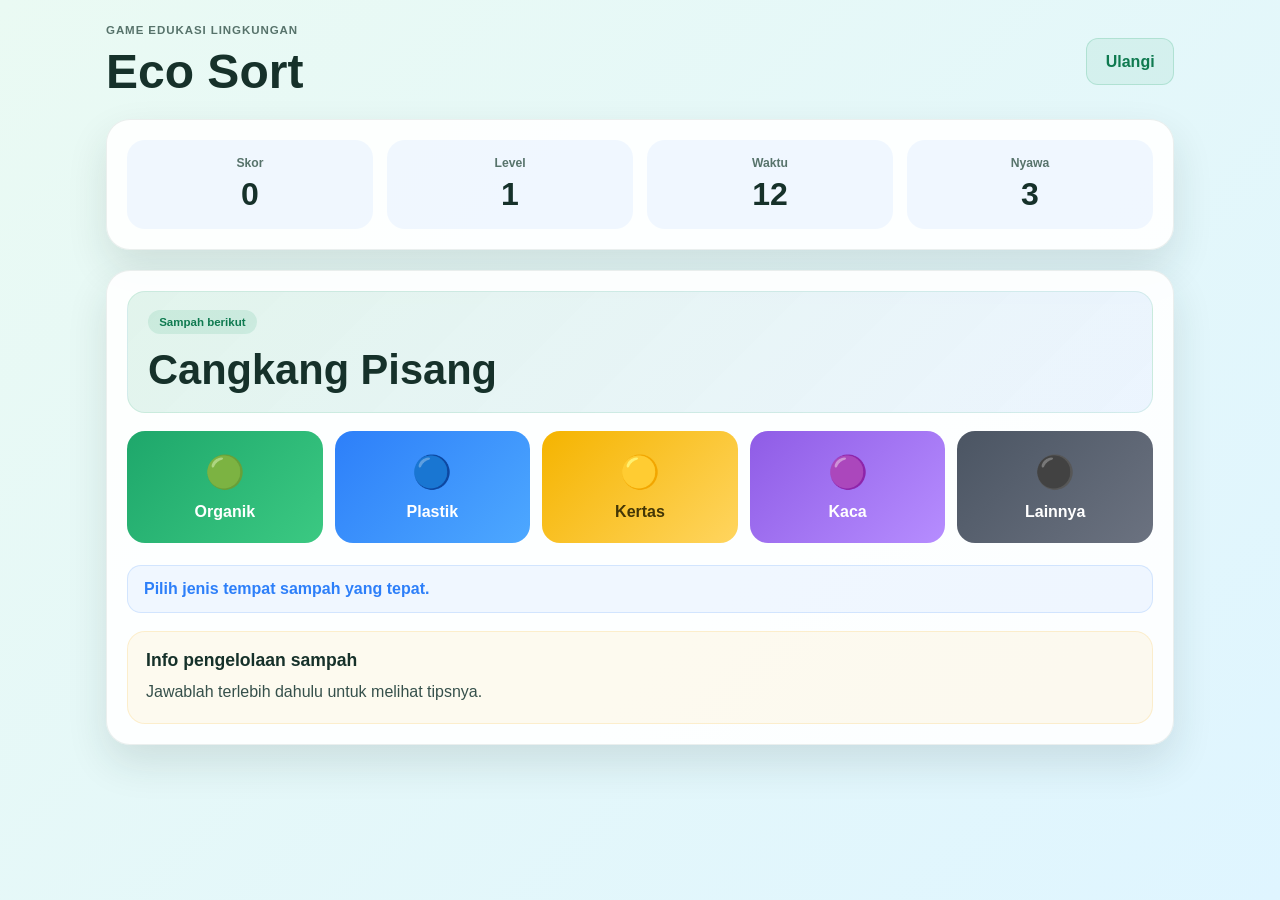
<file: index.html>
<!DOCTYPE html>
<html lang="id">
  <head>
    <meta charset="UTF-8" />
    <meta name="viewport" content="width=device-width, initial-scale=1.0" />
    <title>Eco Sort</title>
    <link rel="stylesheet" href="style.css" />
  </head>
  <body>
    <div class="app-shell">
      <header class="topbar">
        <div>
          <p class="eyebrow">Game Edukasi Lingkungan</p>
          <h1>Eco Sort</h1>
        </div>
        <button id="restartBtn" class="secondary-btn">Ulangi</button>
      </header>

      <main class="game-layout">
        <section class="panel stats-panel">
          <div class="stat-grid">
            <div class="stat-box">
              <span>Skor</span>
              <strong id="scoreValue">0</strong>
            </div>
            <div class="stat-box">
              <span>Level</span>
              <strong id="levelValue">1</strong>
            </div>
            <div class="stat-box">
              <span>Waktu</span>
              <strong id="timeValue">12</strong>
            </div>
            <div class="stat-box">
              <span>Nyawa</span>
              <strong id="livesValue">3</strong>
            </div>
          </div>
        </section>

        <section class="panel game-panel">
          <div class="task-box">
            <span class="tag">Sampah berikut</span>
            <h2 id="wasteName">Cangkang Pisang</h2>
          </div>

          <div class="bins-row">
            <button class="bin-btn" data-bin="organik">
              <span class="bin-icon">🟢</span>
              <span>Organik</span>
            </button>
            <button class="bin-btn" data-bin="plastik">
              <span class="bin-icon">🔵</span>
              <span>Plastik</span>
            </button>
            <button class="bin-btn" data-bin="kertas">
              <span class="bin-icon">🟡</span>
              <span>Kertas</span>
            </button>
            <button class="bin-btn" data-bin="kaca">
              <span class="bin-icon">🟣</span>
              <span>Kaca</span>
            </button>
            <button class="bin-btn" data-bin="lainnya">
              <span class="bin-icon">⚫</span>
              <span>Lainnya</span>
            </button>
          </div>

          <div id="feedback" class="feedback neutral">
            Pilih jenis tempat sampah yang tepat.
          </div>

          <div id="infoBox" class="info-box">
            <h3>Info pengelolaan sampah</h3>
            <p>Jawablah terlebih dahulu untuk melihat tipsnya.</p>
          </div>
        </section>
      </main>
    </div>

    <script src="script.js"></script>
  </body>
</html>
</file>
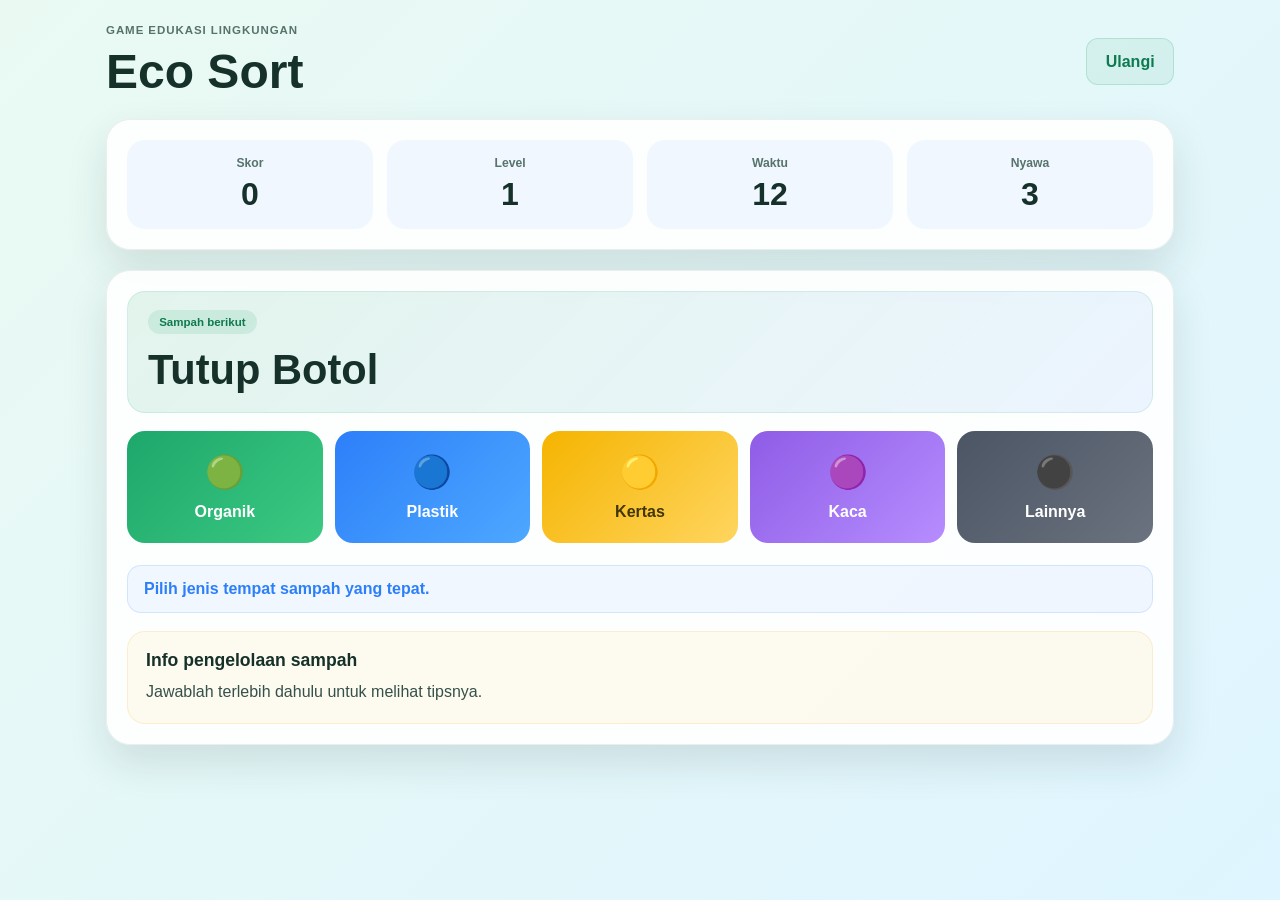
<file: eco-sort/index.html>
<!DOCTYPE html>
<html lang="id">
  <head>
    <meta charset="UTF-8" />
    <meta name="viewport" content="width=device-width, initial-scale=1.0" />
    <title>Eco Sort</title>
    <link rel="stylesheet" href="style.css" />
  </head>
  <body>
    <div class="app-shell">
      <header class="topbar">
        <div>
          <p class="eyebrow">Game Edukasi Lingkungan</p>
          <h1>Eco Sort</h1>
        </div>
        <button id="restartBtn" class="secondary-btn">Ulangi</button>
      </header>

      <main class="game-layout">
        <section class="panel stats-panel">
          <div class="stat-grid">
            <div class="stat-box">
              <span>Skor</span>
              <strong id="scoreValue">0</strong>
            </div>
            <div class="stat-box">
              <span>Level</span>
              <strong id="levelValue">1</strong>
            </div>
            <div class="stat-box">
              <span>Waktu</span>
              <strong id="timeValue">12</strong>
            </div>
            <div class="stat-box">
              <span>Nyawa</span>
              <strong id="livesValue">3</strong>
            </div>
          </div>
        </section>

        <section class="panel game-panel">
          <div class="task-box">
            <span class="tag">Sampah berikut</span>
            <h2 id="wasteName">Cangkang Pisang</h2>
          </div>

          <div class="bins-row">
            <button class="bin-btn" data-bin="organik">
              <span class="bin-icon">🟢</span>
              <span>Organik</span>
            </button>
            <button class="bin-btn" data-bin="plastik">
              <span class="bin-icon">🔵</span>
              <span>Plastik</span>
            </button>
            <button class="bin-btn" data-bin="kertas">
              <span class="bin-icon">🟡</span>
              <span>Kertas</span>
            </button>
            <button class="bin-btn" data-bin="kaca">
              <span class="bin-icon">🟣</span>
              <span>Kaca</span>
            </button>
            <button class="bin-btn" data-bin="lainnya">
              <span class="bin-icon">⚫</span>
              <span>Lainnya</span>
            </button>
          </div>

          <div id="feedback" class="feedback neutral">
            Pilih jenis tempat sampah yang tepat.
          </div>

          <div id="infoBox" class="info-box">
            <h3>Info pengelolaan sampah</h3>
            <p>Jawablah terlebih dahulu untuk melihat tipsnya.</p>
          </div>
        </section>
      </main>
    </div>

    <script src="script.js"></script>
  </body>
</html>
</file>
<file: style.css>
:root {
  --bg1: #eafaf3;
  --bg2: #dff5ff;
  --panel: rgba(255, 255, 255, 0.9);
  --text: #16312a;
  --muted: #57736b;
  --primary: #1ea76b;
  --primary-dark: #0f7a50;
  --secondary: #2d7ff9;
  --warning: #f7b731;
  --danger: #e85d5d;
  --shadow: 0 18px 40px rgba(22, 49, 42, 0.12);
  --border: rgba(22, 49, 42, 0.08);
}

* {
  box-sizing: border-box;
}

body {
  margin: 0;
  min-height: 100vh;
  font-family: Arial, Helvetica, sans-serif;
  background: linear-gradient(135deg, var(--bg1), var(--bg2));
  color: var(--text);
}

button {
  font: inherit;
}

.app-shell {
  max-width: 1100px;
  margin: 0 auto;
  padding: 24px 16px 40px;
}

.topbar {
  display: flex;
  align-items: center;
  justify-content: space-between;
  gap: 14px;
  margin-bottom: 20px;
}

.eyebrow {
  margin: 0 0 8px;
  font-size: 0.72rem;
  font-weight: 700;
  letter-spacing: 0.08em;
  text-transform: uppercase;
  color: var(--muted);
}

h1 {
  margin: 0;
  font-size: clamp(2rem, 5vw, 3rem);
}

.secondary-btn {
  background: rgba(30, 167, 107, 0.08);
  border: 1px solid rgba(30, 167, 107, 0.2);
  color: var(--primary-dark);
  border-radius: 12px;
  padding: 0.85rem 1.15rem;
  font-weight: 700;
  cursor: pointer;
}

.game-layout {
  display: grid;
  gap: 20px;
}

.panel {
  background: var(--panel);
  border: 1px solid var(--border);
  border-radius: 24px;
  box-shadow: var(--shadow);
  padding: 20px;
}

.stat-grid {
  display: grid;
  grid-template-columns: repeat(4, minmax(0, 1fr));
  gap: 14px;
}

.stat-box {
  background: rgba(45, 127, 249, 0.06);
  border-radius: 18px;
  padding: 16px;
  text-align: center;
}

.stat-box span {
  display: block;
  font-size: 0.76rem;
  color: var(--muted);
  margin-bottom: 6px;
  font-weight: 700;
}

.stat-box strong {
  font-size: clamp(1.4rem, 3vw, 2rem);
}

.task-box {
  background: linear-gradient(135deg, rgba(30, 167, 107, 0.12), rgba(45, 127, 249, 0.08));
  border: 1px solid rgba(30, 167, 107, 0.12);
  border-radius: 18px;
  padding: 18px 20px;
  margin-bottom: 18px;
}

.tag {
  display: inline-flex;
  background: rgba(30, 167, 107, 0.12);
  color: var(--primary-dark);
  border-radius: 999px;
  padding: 0.38rem 0.7rem;
  font-size: 0.72rem;
  font-weight: 700;
  margin-bottom: 12px;
}

.task-box h2 {
  margin: 0;
  font-size: clamp(1.7rem, 4vw, 2.6rem);
}

.bins-row {
  display: grid;
  grid-template-columns: repeat(5, minmax(0, 1fr));
  gap: 12px;
}

.bin-btn {
  border: none;
  border-radius: 18px;
  padding: 22px 12px;
  color: white;
  font-weight: 700;
  display: flex;
  flex-direction: column;
  align-items: center;
  gap: 12px;
  cursor: pointer;
  transition: transform 0.15s ease, box-shadow 0.15s ease;
}

.bin-btn[data-bin="organik"] { background: linear-gradient(135deg, #1ea76b, #3bc982); }
.bin-btn[data-bin="plastik"] { background: linear-gradient(135deg, #2d7ff9, #4da8ff); }
.bin-btn[data-bin="kertas"] { background: linear-gradient(135deg, #f5b400, #ffd55f); color: #433606; }
.bin-btn[data-bin="kaca"] { background: linear-gradient(135deg, #8f5ce6, #b68dff); }
.bin-btn[data-bin="lainnya"] { background: linear-gradient(135deg, #4b5563, #6b7280); }

.bin-btn:hover {
  transform: translateY(-2px);
  box-shadow: 0 12px 18px rgba(0,0,0,0.14);
}

.bin-icon {
  font-size: 2rem;
}

.feedback {
  margin-top: 22px;
  padding: 14px 16px;
  border-radius: 14px;
  font-weight: 700;
  border: 1px solid transparent;
}

.feedback.correct {
  background: rgba(30, 167, 107, 0.12);
  border-color: rgba(30, 167, 107, 0.25);
  color: var(--primary-dark);
}

.feedback.wrong {
  background: rgba(232, 93, 93, 0.1);
  border-color: rgba(232, 93, 93, 0.25);
  color: #8b1e1e;
}

.feedback.neutral {
  background: rgba(45, 127, 249, 0.06);
  border-color: rgba(45, 127, 249, 0.15);
  color: var(--secondary);
}

.info-box {
  margin-top: 18px;
  background: rgba(247, 183, 49, 0.08);
  border: 1px solid rgba(247, 183, 49, 0.18);
  border-radius: 18px;
  padding: 18px;
}

.info-box h3 {
  margin: 0 0 8px;
  font-size: 1.1rem;
}

.info-box p {
  margin: 0;
  line-height: 1.6;
  color: #36504b;
}

@media (max-width: 820px) {
  .bins-row {
    grid-template-columns: repeat(2, minmax(0, 1fr));
  }

  .stat-grid {
    grid-template-columns: repeat(2, minmax(0, 1fr));
  }
}

@media (max-width: 480px) {
  .topbar {
    flex-direction: column;
    align-items: flex-start;
  }

  .bins-row,
  .stat-grid {
    grid-template-columns: 1fr;
  }

  .secondary-btn {
    width: 100%;
  }
}
</file>
<file: eco-sort/style.css>
:root {
  --bg1: #eafaf3;
  --bg2: #dff5ff;
  --panel: rgba(255, 255, 255, 0.9);
  --text: #16312a;
  --muted: #57736b;
  --primary: #1ea76b;
  --primary-dark: #0f7a50;
  --secondary: #2d7ff9;
  --warning: #f7b731;
  --danger: #e85d5d;
  --shadow: 0 18px 40px rgba(22, 49, 42, 0.12);
  --border: rgba(22, 49, 42, 0.08);
}

* {
  box-sizing: border-box;
}

body {
  margin: 0;
  min-height: 100vh;
  font-family: Arial, Helvetica, sans-serif;
  background: linear-gradient(135deg, var(--bg1), var(--bg2));
  color: var(--text);
}

button {
  font: inherit;
}

.app-shell {
  max-width: 1100px;
  margin: 0 auto;
  padding: 24px 16px 40px;
}

.topbar {
  display: flex;
  align-items: center;
  justify-content: space-between;
  gap: 14px;
  margin-bottom: 20px;
}

.eyebrow {
  margin: 0 0 8px;
  font-size: 0.72rem;
  font-weight: 700;
  letter-spacing: 0.08em;
  text-transform: uppercase;
  color: var(--muted);
}

h1 {
  margin: 0;
  font-size: clamp(2rem, 5vw, 3rem);
}

.secondary-btn {
  background: rgba(30, 167, 107, 0.08);
  border: 1px solid rgba(30, 167, 107, 0.2);
  color: var(--primary-dark);
  border-radius: 12px;
  padding: 0.85rem 1.15rem;
  font-weight: 700;
  cursor: pointer;
}

.game-layout {
  display: grid;
  gap: 20px;
}

.panel {
  background: var(--panel);
  border: 1px solid var(--border);
  border-radius: 24px;
  box-shadow: var(--shadow);
  padding: 20px;
}

.stat-grid {
  display: grid;
  grid-template-columns: repeat(4, minmax(0, 1fr));
  gap: 14px;
}

.stat-box {
  background: rgba(45, 127, 249, 0.06);
  border-radius: 18px;
  padding: 16px;
  text-align: center;
}

.stat-box span {
  display: block;
  font-size: 0.76rem;
  color: var(--muted);
  margin-bottom: 6px;
  font-weight: 700;
}

.stat-box strong {
  font-size: clamp(1.4rem, 3vw, 2rem);
}

.task-box {
  background: linear-gradient(135deg, rgba(30, 167, 107, 0.12), rgba(45, 127, 249, 0.08));
  border: 1px solid rgba(30, 167, 107, 0.12);
  border-radius: 18px;
  padding: 18px 20px;
  margin-bottom: 18px;
}

.tag {
  display: inline-flex;
  background: rgba(30, 167, 107, 0.12);
  color: var(--primary-dark);
  border-radius: 999px;
  padding: 0.38rem 0.7rem;
  font-size: 0.72rem;
  font-weight: 700;
  margin-bottom: 12px;
}

.task-box h2 {
  margin: 0;
  font-size: clamp(1.7rem, 4vw, 2.6rem);
}

.bins-row {
  display: grid;
  grid-template-columns: repeat(5, minmax(0, 1fr));
  gap: 12px;
}

.bin-btn {
  border: none;
  border-radius: 18px;
  padding: 22px 12px;
  color: white;
  font-weight: 700;
  display: flex;
  flex-direction: column;
  align-items: center;
  gap: 12px;
  cursor: pointer;
  transition: transform 0.15s ease, box-shadow 0.15s ease;
}

.bin-btn[data-bin="organik"] { background: linear-gradient(135deg, #1ea76b, #3bc982); }
.bin-btn[data-bin="plastik"] { background: linear-gradient(135deg, #2d7ff9, #4da8ff); }
.bin-btn[data-bin="kertas"] { background: linear-gradient(135deg, #f5b400, #ffd55f); color: #433606; }
.bin-btn[data-bin="kaca"] { background: linear-gradient(135deg, #8f5ce6, #b68dff); }
.bin-btn[data-bin="lainnya"] { background: linear-gradient(135deg, #4b5563, #6b7280); }

.bin-btn:hover {
  transform: translateY(-2px);
  box-shadow: 0 12px 18px rgba(0,0,0,0.14);
}

.bin-icon {
  font-size: 2rem;
}

.feedback {
  margin-top: 22px;
  padding: 14px 16px;
  border-radius: 14px;
  font-weight: 700;
  border: 1px solid transparent;
}

.feedback.correct {
  background: rgba(30, 167, 107, 0.12);
  border-color: rgba(30, 167, 107, 0.25);
  color: var(--primary-dark);
}

.feedback.wrong {
  background: rgba(232, 93, 93, 0.1);
  border-color: rgba(232, 93, 93, 0.25);
  color: #8b1e1e;
}

.feedback.neutral {
  background: rgba(45, 127, 249, 0.06);
  border-color: rgba(45, 127, 249, 0.15);
  color: var(--secondary);
}

.info-box {
  margin-top: 18px;
  background: rgba(247, 183, 49, 0.08);
  border: 1px solid rgba(247, 183, 49, 0.18);
  border-radius: 18px;
  padding: 18px;
}

.info-box h3 {
  margin: 0 0 8px;
  font-size: 1.1rem;
}

.info-box p {
  margin: 0;
  line-height: 1.6;
  color: #36504b;
}

@media (max-width: 820px) {
  .bins-row {
    grid-template-columns: repeat(2, minmax(0, 1fr));
  }

  .stat-grid {
    grid-template-columns: repeat(2, minmax(0, 1fr));
  }
}

@media (max-width: 480px) {
  .topbar {
    flex-direction: column;
    align-items: flex-start;
  }

  .bins-row,
  .stat-grid {
    grid-template-columns: 1fr;
  }

  .secondary-btn {
    width: 100%;
  }
}
</file>
